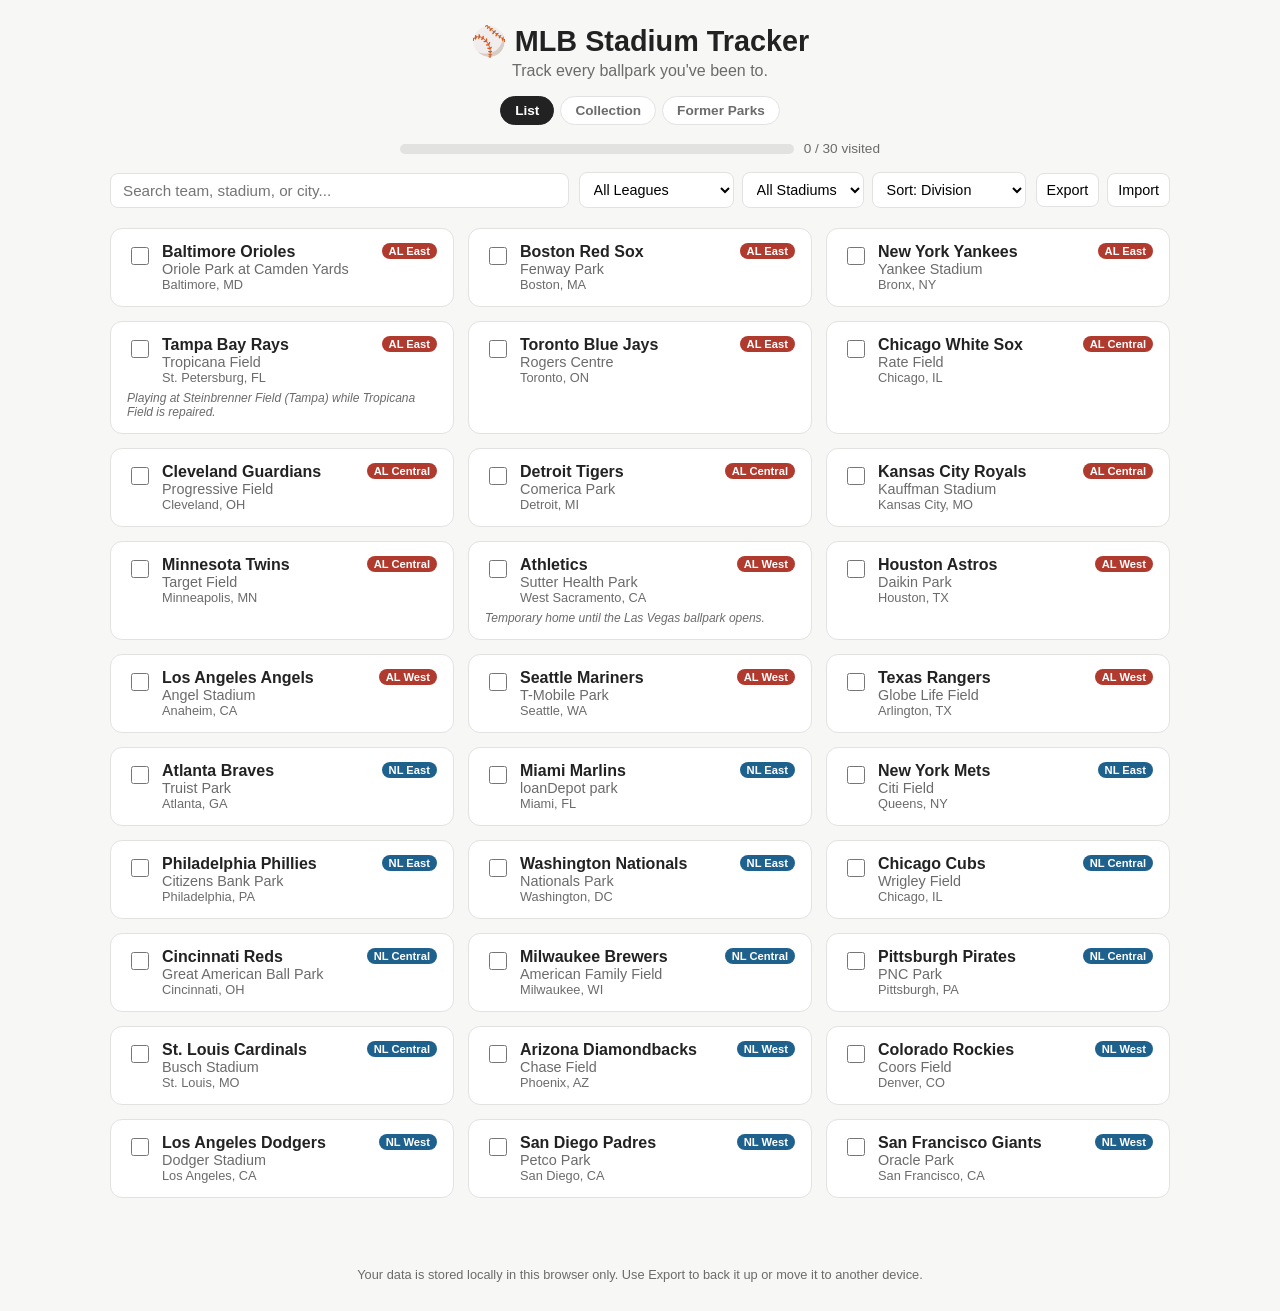
<file: index.html>
<!doctype html>
<html lang="en">
<head>
<meta charset="utf-8">
<meta name="viewport" content="width=device-width, initial-scale=1">
<title>MLB Stadium Tracker</title>
<link rel="stylesheet" href="style.css">
</head>
<body>
  <header class="app-header">
    <h1>⚾ MLB Stadium Tracker</h1>
    <p class="subtitle">Track every ballpark you've been to.</p>
    <nav class="view-nav">
      <a class="active" href="index.html">List</a>
      <a href="collection.html">Collection</a>
      <a href="former.html">Former Parks</a>
    </nav>
    <div class="progress-wrap">
      <div class="progress-bar"><div id="progressFill" class="progress-fill"></div></div>
      <span id="progressText" class="progress-text">0 / 30 visited</span>
    </div>
  </header>

  <main>
    <div class="toolbar">
      <input id="search" type="search" placeholder="Search team, stadium, or city..." autocomplete="off">
      <div class="filters">
        <select id="leagueFilter">
          <option value="">All Leagues</option>
          <option value="AL">American League</option>
          <option value="NL">National League</option>
        </select>
        <select id="visitedFilter">
          <option value="">All Stadiums</option>
          <option value="visited">Visited</option>
          <option value="unvisited">Not Visited</option>
        </select>
        <select id="sortBy">
          <option value="division">Sort: Division</option>
          <option value="team">Sort: Team Name</option>
          <option value="visited">Sort: Visited First</option>
        </select>
      </div>
      <div class="io-buttons">
        <button id="exportBtn" title="Save your data to a JSON file">Export</button>
        <button id="importBtn" title="Load data from a JSON file">Import</button>
        <input id="importFile" type="file" accept="application/json" hidden>
      </div>
    </div>

    <div id="grid" class="grid"></div>
  </main>

  <footer>
    <p>Your data is stored locally in this browser only. Use Export to back it up or move it to another device.</p>
  </footer>

  <script src="stadiums.js"></script>
  <script src="storage.js"></script>
  <script src="app.js"></script>
</body>
</html>
</file>
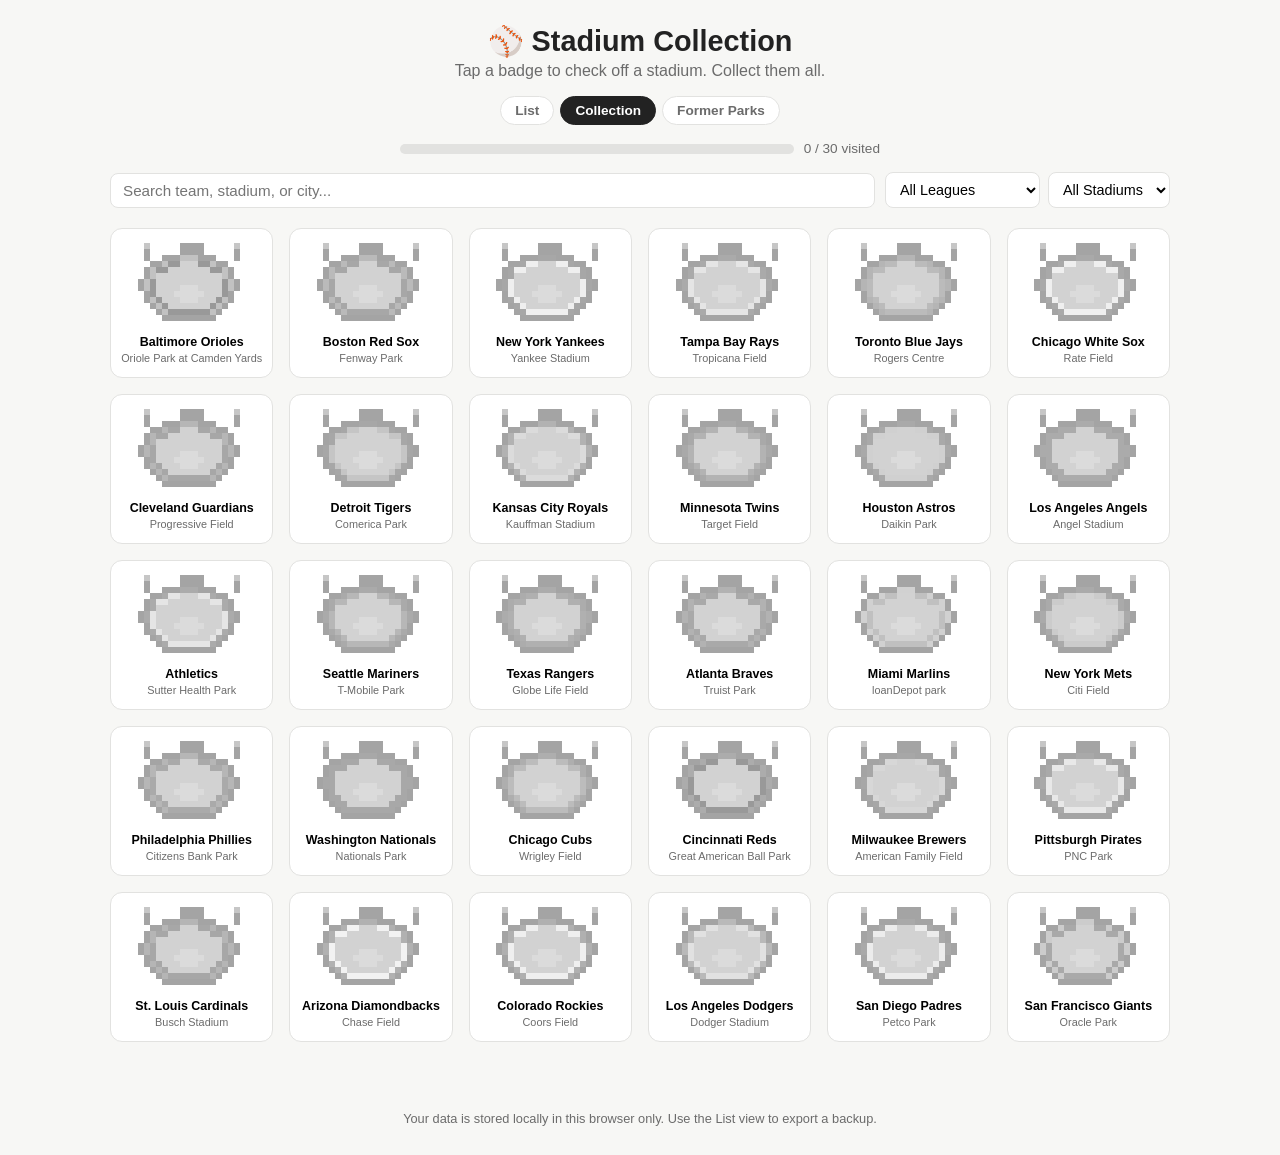
<file: collection.html>
<!doctype html>
<html lang="en">
<head>
<meta charset="utf-8">
<meta name="viewport" content="width=device-width, initial-scale=1">
<title>MLB Stadium Tracker &mdash; Collection</title>
<link rel="stylesheet" href="style.css">
<link rel="stylesheet" href="collection.css">
</head>
<body>
  <header class="app-header">
    <h1>⚾ Stadium Collection</h1>
    <p class="subtitle">Tap a badge to check off a stadium. Collect them all.</p>
    <nav class="view-nav">
      <a href="index.html">List</a>
      <a class="active" href="collection.html">Collection</a>
      <a href="former.html">Former Parks</a>
    </nav>
    <div class="progress-wrap">
      <div class="progress-bar"><div id="progressFill" class="progress-fill"></div></div>
      <span id="progressText" class="progress-text">0 / 30 visited</span>
    </div>
  </header>

  <main>
    <div class="toolbar">
      <input id="search" type="search" placeholder="Search team, stadium, or city..." autocomplete="off">
      <div class="filters">
        <select id="leagueFilter">
          <option value="">All Leagues</option>
          <option value="AL">American League</option>
          <option value="NL">National League</option>
        </select>
        <select id="visitedFilter">
          <option value="">All Stadiums</option>
          <option value="visited">Visited</option>
          <option value="unvisited">Not Visited</option>
        </select>
      </div>
    </div>

    <div id="badgeGrid" class="badge-grid"></div>
  </main>

  <footer>
    <p>Your data is stored locally in this browser only. Use the List view to export a backup.</p>
  </footer>

  <script src="stadiums.js"></script>
  <script src="storage.js"></script>
  <script src="pixel-stadium.js"></script>
  <script src="collection.js"></script>
</body>
</html>
</file>
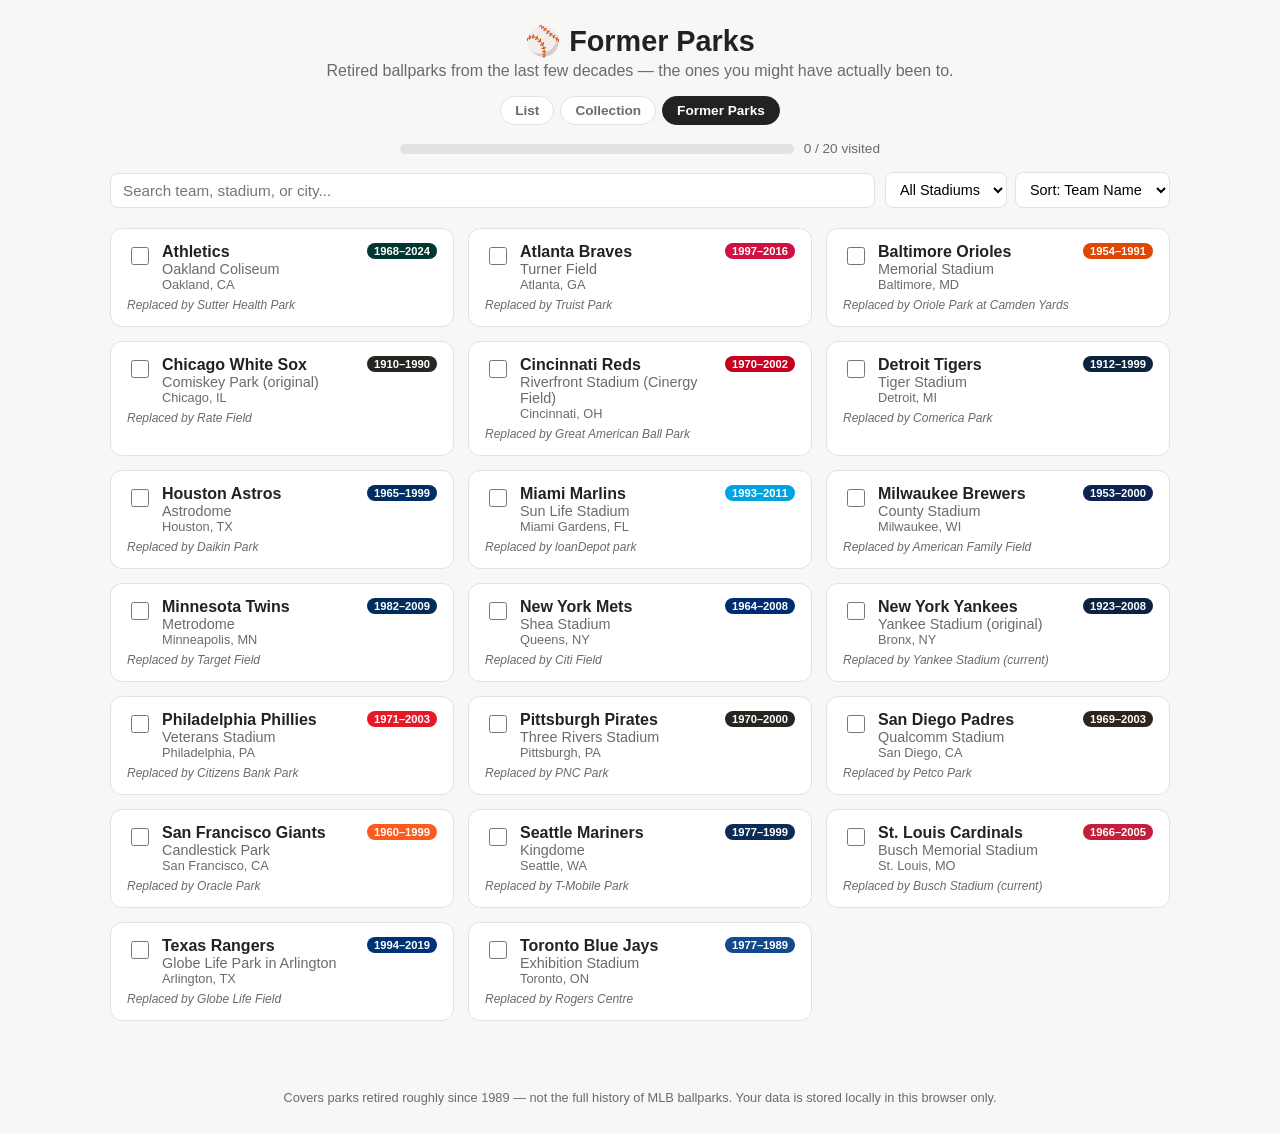
<file: former.html>
<!doctype html>
<html lang="en">
<head>
<meta charset="utf-8">
<meta name="viewport" content="width=device-width, initial-scale=1">
<title>MLB Stadium Tracker &mdash; Former Parks</title>
<link rel="stylesheet" href="style.css">
</head>
<body>
  <header class="app-header">
    <h1>⚾ Former Parks</h1>
    <p class="subtitle">Retired ballparks from the last few decades &mdash; the ones you might have actually been to.</p>
    <nav class="view-nav">
      <a href="index.html">List</a>
      <a href="collection.html">Collection</a>
      <a class="active" href="former.html">Former Parks</a>
    </nav>
    <div class="progress-wrap">
      <div class="progress-bar"><div id="progressFill" class="progress-fill"></div></div>
      <span id="progressText" class="progress-text">0 / 20 visited</span>
    </div>
  </header>

  <main>
    <div class="toolbar">
      <input id="search" type="search" placeholder="Search team, stadium, or city..." autocomplete="off">
      <div class="filters">
        <select id="visitedFilter">
          <option value="">All Stadiums</option>
          <option value="visited">Visited</option>
          <option value="unvisited">Not Visited</option>
        </select>
        <select id="sortBy">
          <option value="team">Sort: Team Name</option>
          <option value="closed">Sort: Year Closed</option>
          <option value="visited">Sort: Visited First</option>
        </select>
      </div>
    </div>

    <div id="grid" class="grid"></div>
  </main>

  <footer>
    <p>Covers parks retired roughly since 1989 &mdash; not the full history of MLB ballparks. Your data is stored locally in this browser only.</p>
  </footer>

  <script src="former-stadiums.js"></script>
  <script src="storage.js"></script>
  <script src="former.js"></script>
</body>
</html>
</file>
<file: style.css>
:root {
  --al-color: #b03a2e;
  --nl-color: #1f618d;
  --bg: #f7f7f5;
  --card-bg: #ffffff;
  --text: #222;
  --muted: #6b6b6b;
  --border: #e2e2e0;
  --accent: #2e7d32;
}

* { box-sizing: border-box; }

body {
  margin: 0;
  font-family: -apple-system, BlinkMacSystemFont, "Segoe UI", Roboto, Helvetica, Arial, sans-serif;
  background: var(--bg);
  color: var(--text);
}

.app-header {
  padding: 24px 20px 16px;
  text-align: center;
}

.app-header h1 {
  margin: 0 0 4px;
  font-size: 1.8rem;
}

.subtitle {
  margin: 0 0 16px;
  color: var(--muted);
}

.view-nav {
  display: flex;
  justify-content: center;
  gap: 6px;
  margin-bottom: 16px;
}

.view-nav a {
  padding: 6px 14px;
  border-radius: 999px;
  border: 1px solid var(--border);
  background: var(--card-bg);
  color: var(--muted);
  text-decoration: none;
  font-size: 0.85rem;
  font-weight: 600;
}

.view-nav a.active {
  background: var(--text);
  color: #fff;
  border-color: var(--text);
}

.progress-wrap {
  max-width: 480px;
  margin: 0 auto;
  display: flex;
  align-items: center;
  gap: 10px;
}

.progress-bar {
  flex: 1;
  height: 10px;
  background: var(--border);
  border-radius: 999px;
  overflow: hidden;
}

.progress-fill {
  height: 100%;
  width: 0%;
  background: var(--accent);
  transition: width 0.2s ease;
}

.progress-text {
  font-size: 0.85rem;
  color: var(--muted);
  white-space: nowrap;
}

main {
  max-width: 1100px;
  margin: 0 auto;
  padding: 0 20px 40px;
}

.toolbar {
  display: flex;
  flex-wrap: wrap;
  gap: 10px;
  align-items: center;
  justify-content: space-between;
  margin-bottom: 20px;
}

#search {
  flex: 1;
  min-width: 200px;
  padding: 8px 12px;
  border: 1px solid var(--border);
  border-radius: 8px;
  font-size: 0.95rem;
}

.filters {
  display: flex;
  gap: 8px;
  flex-wrap: wrap;
}

.filters select, .io-buttons button {
  padding: 8px 10px;
  border: 1px solid var(--border);
  border-radius: 8px;
  background: var(--card-bg);
  font-size: 0.9rem;
  cursor: pointer;
}

.io-buttons {
  display: flex;
  gap: 8px;
}

.grid {
  display: grid;
  grid-template-columns: repeat(auto-fill, minmax(280px, 1fr));
  gap: 14px;
}

.card {
  background: var(--card-bg);
  border: 1px solid var(--border);
  border-radius: 12px;
  padding: 14px 16px;
  transition: border-color 0.15s ease, box-shadow 0.15s ease;
}

.card.visited {
  border-color: var(--accent);
  box-shadow: 0 0 0 1px var(--accent) inset;
}

.card-top {
  display: flex;
  justify-content: space-between;
  align-items: flex-start;
  gap: 8px;
}

.card-top label {
  display: flex;
  align-items: flex-start;
  gap: 10px;
  cursor: pointer;
  flex: 1;
}

.card-top input[type="checkbox"] {
  margin-top: 4px;
  width: 18px;
  height: 18px;
  cursor: pointer;
  flex-shrink: 0;
}

.card-titles .team {
  font-weight: 600;
  font-size: 1rem;
}

.card-titles .stadium {
  font-size: 0.9rem;
  color: var(--muted);
}

.card-titles .location {
  font-size: 0.8rem;
  color: var(--muted);
}

.league-badge {
  font-size: 0.7rem;
  font-weight: 700;
  padding: 2px 7px;
  border-radius: 999px;
  color: #fff;
  white-space: nowrap;
}

.league-badge.AL { background: var(--al-color); }
.league-badge.NL { background: var(--nl-color); }

.era-badge {
  font-size: 0.7rem;
  font-weight: 700;
  padding: 2px 7px;
  border-radius: 999px;
  color: #fff;
  white-space: nowrap;
  background: var(--team-primary, #555);
}

.card.has-team-color.visited {
  border-color: var(--team-primary);
  box-shadow: 0 0 0 1px var(--team-primary) inset;
}

.card-note {
  font-size: 0.75rem;
  color: var(--muted);
  font-style: italic;
  margin-top: 6px;
}

.card-details {
  margin-top: 10px;
  padding-top: 10px;
  border-top: 1px dashed var(--border);
  display: flex;
  flex-direction: column;
  gap: 6px;
}

.card-details label {
  font-size: 0.75rem;
  color: var(--muted);
  display: block;
  margin-bottom: 2px;
}

.card-details input[type="date"],
.card-details textarea {
  width: 100%;
  padding: 6px 8px;
  border: 1px solid var(--border);
  border-radius: 6px;
  font-size: 0.85rem;
  font-family: inherit;
}

.card-details textarea {
  resize: vertical;
  min-height: 44px;
}

footer {
  text-align: center;
  padding: 16px;
  color: var(--muted);
  font-size: 0.8rem;
}

.empty-state {
  grid-column: 1 / -1;
  text-align: center;
  color: var(--muted);
  padding: 40px 0;
}
</file>
<file: collection.css>
.badge-grid {
  display: grid;
  grid-template-columns: repeat(auto-fill, minmax(140px, 1fr));
  gap: 16px;
}

.badge {
  --team-primary: #888888;
  --team-secondary: #aaaaaa;
  display: flex;
  flex-direction: column;
  align-items: center;
  gap: 8px;
  padding: 14px 10px 12px;
  background: var(--card-bg);
  border: 1px solid var(--border);
  border-radius: 12px;
  cursor: pointer;
  text-align: center;
  transition: border-color 0.15s ease, box-shadow 0.15s ease, transform 0.1s ease;
}

.badge:hover {
  transform: translateY(-2px);
}

.badge:active {
  transform: translateY(0);
}

.badge-icon {
  width: 100%;
  max-width: 108px;
  aspect-ratio: 18 / 14;
}

.stadium-svg {
  width: 100%;
  height: 100%;
  display: block;
  filter: grayscale(1) opacity(0.4) brightness(1.05);
  transition: filter 0.35s ease;
}

.px-structure { fill: var(--team-primary); }
.px-crowd { fill: var(--team-secondary); }
.px-field { fill: #3fa34d; }
.px-dirt { fill: #c9975b; }
.px-outline { fill: #1a1a1a; }
.px-scoreboard { fill: #1a1a1a; }
.px-light { fill: #6b6b6b; transition: fill 0.35s ease; }

.badge.visited .stadium-svg {
  filter: grayscale(0) opacity(1) drop-shadow(0 2px 4px rgba(0, 0, 0, 0.25));
}

.badge.visited .px-light {
  fill: #ffe066;
}

.badge.visited {
  border-color: var(--team-primary);
  box-shadow: 0 0 0 1px var(--team-primary) inset;
}

.badge.just-toggled .badge-icon {
  animation: badge-pop 0.35s ease;
}

@keyframes badge-pop {
  0% { transform: scale(1); }
  45% { transform: scale(1.22); }
  100% { transform: scale(1); }
}

.badge-labels {
  min-height: 0;
}

.badge-team {
  font-weight: 700;
  font-size: 0.78rem;
  line-height: 1.2;
}

.badge-stadium {
  font-size: 0.68rem;
  color: var(--muted);
  line-height: 1.2;
  margin-top: 2px;
}

@media (prefers-reduced-motion: reduce) {
  .badge, .stadium-svg, .badge.just-toggled .badge-icon {
    animation: none !important;
    transition: none !important;
  }
}
</file>
